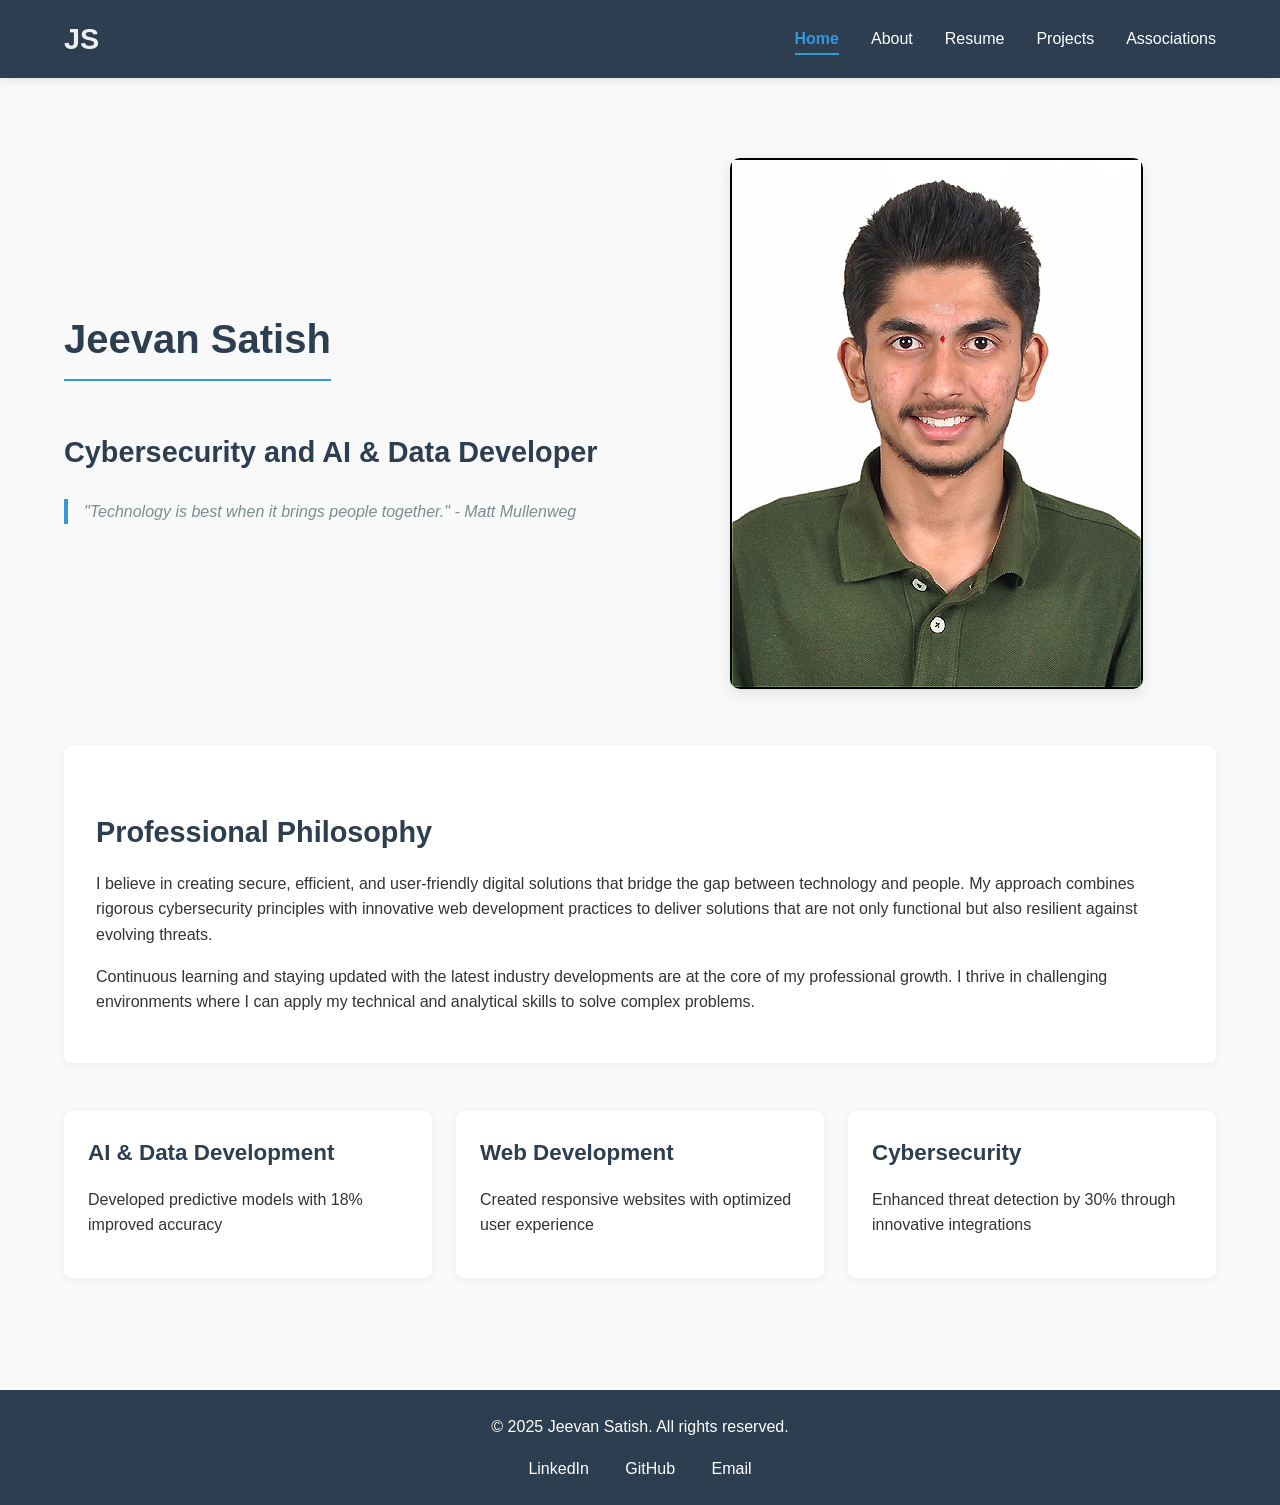
<file: index.html>
<!DOCTYPE html>
<html lang="en">
<head>
    <meta charset="UTF-8">
    <meta name="viewport" content="width=device-width, initial-scale=1.0">
    <title>Jeevan Satish | Portfolio</title>
    <link rel="stylesheet" href="styles.css">
</head>
<body>
    <nav>
        <div class="logo">JS</div>
        <ul>
            <li><a href="index.html" class="active">Home</a></li>
            <li><a href="about.html">About</a></li>
            <li><a href="resume.html">Resume</a></li>
            <li><a href="projects.html">Projects</a></li>
            <li><a href="associations.html">Associations</a></li>
        </ul>
    </nav>

    <main>
        <section class="hero">
            <div class="hero-content">
                <h1>Jeevan Satish</h1>
                <h2>Cybersecurity and AI & Data Developer </h2>
                <blockquote>
                    "Technology is best when it brings people together." - Matt Mullenweg
                </blockquote>
            </div>
            <div class="hero-image">
                <img src="05--3.JPG" alt="Jeevan Satish">
            </div>
        </section>

        <section class="philosophy">
            <h2>Professional Philosophy</h2>
            <p>I believe in creating secure, efficient, and user-friendly digital solutions that bridge the gap between technology and people. My approach combines rigorous cybersecurity principles with innovative web development practices to deliver solutions that are not only functional but also resilient against evolving threats.</p>
            <p>Continuous learning and staying updated with the latest industry developments are at the core of my professional growth. I thrive in challenging environments where I can apply my technical and analytical skills to solve complex problems.</p>
        </section>

        <section class="highlights">
            <div class="highlight-card">
                <h3>AI & Data Development</h3>
                <p>Developed predictive models with 18% improved accuracy</p>
            </div>
            <div class="highlight-card">
                <h3>Web Development</h3>
                <p>Created responsive websites with optimized user experience</p>
            </div>
            <div class="highlight-card">
                <h3>Cybersecurity</h3>
                <p>Enhanced threat detection by 30% through innovative integrations</p>
            </div>
        </section>
    </main>

    <footer>
        <p>&copy; 2025 Jeevan Satish. All rights reserved.</p>
        <div class="social-links">
            <a href="https://linkedin.com" target="_blank">LinkedIn</a>
            <a href="https://github.com" target="_blank">GitHub</a>
            <a href="mailto:jeevansatish89@gmail.com">Email</a>
        </div>
    </footer>
</body>
</html>
</file>
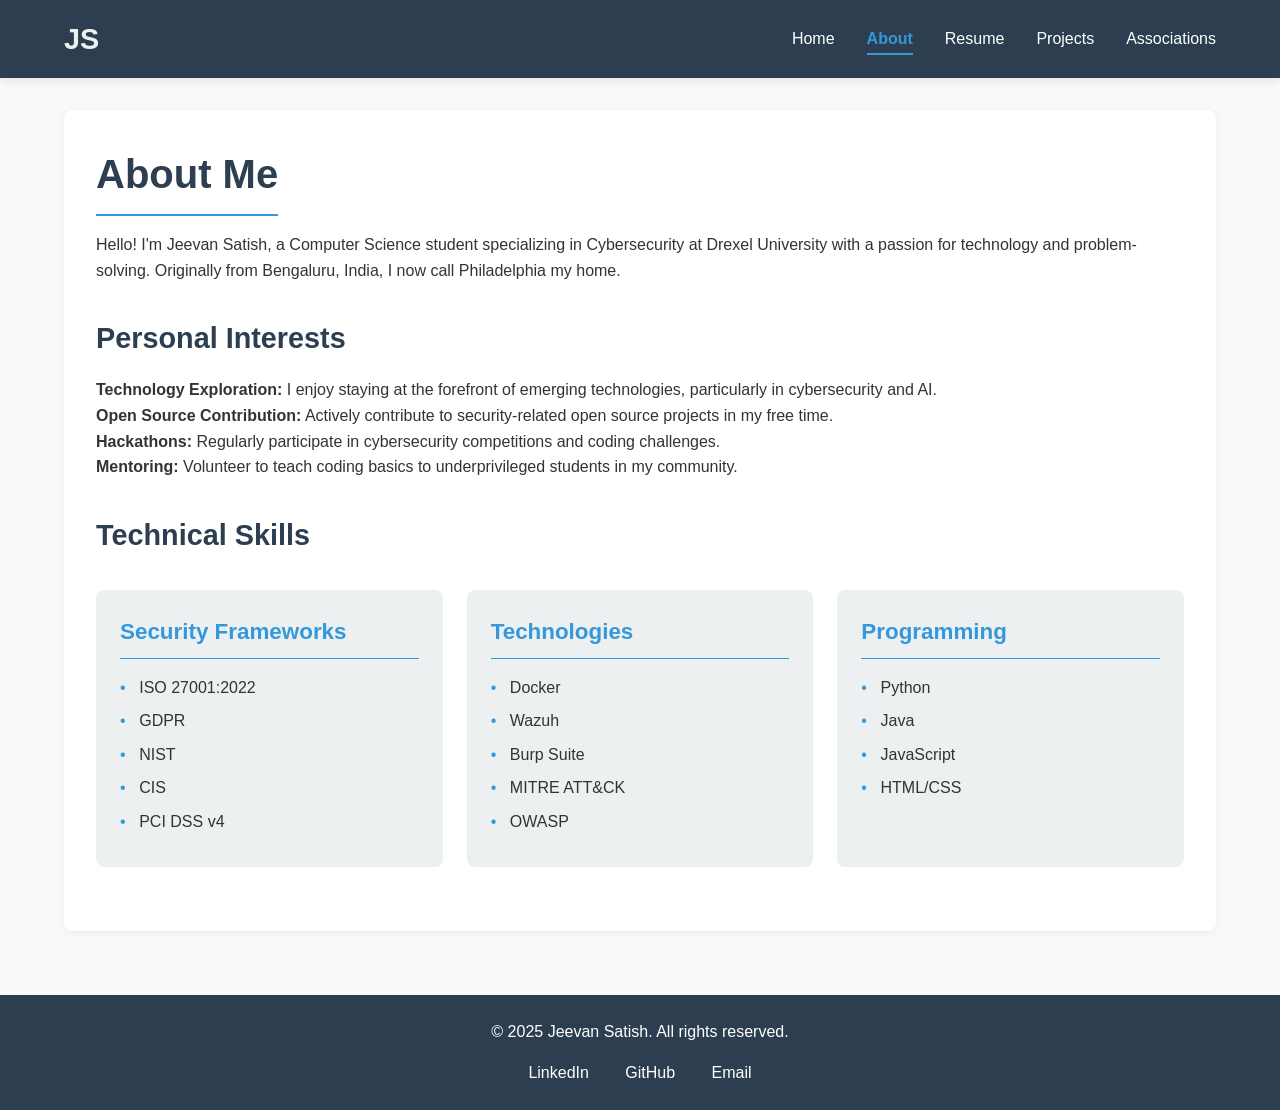
<file: about.html>
<!DOCTYPE html>
<html lang="en">
<head>
    <meta charset="UTF-8">
    <meta name="viewport" content="width=device-width, initial-scale=1.0">
    <title>About | Jeevan Satish</title>
    <link rel="stylesheet" href="styles.css">
</head>
<body>
    <nav>
        <div class="logo">JS</div>
        <ul>
            <li><a href="index.html">Home</a></li>
            <li><a href="about.html" class="active">About</a></li>
            <li><a href="resume.html">Resume</a></li>
            <li><a href="projects.html">Projects</a></li>
            <li><a href="associations.html">Associations</a></li>
        </ul>
    </nav>

    <main>
        <section class="about-me">
            <h1>About Me</h1>
            <p>Hello! I'm Jeevan Satish, a Computer Science student specializing in Cybersecurity at Drexel University with a passion for technology and problem-solving. Originally from Bengaluru, India, I now call Philadelphia my home.</p>
            
            <h2>Personal Interests</h2>
            <ul>
                <li><strong>Technology Exploration:</strong> I enjoy staying at the forefront of emerging technologies, particularly in cybersecurity and AI.</li>
                <li><strong>Open Source Contribution:</strong> Actively contribute to security-related open source projects in my free time.</li>
                <li><strong>Hackathons:</strong> Regularly participate in cybersecurity competitions and coding challenges.</li>
                <li><strong>Mentoring:</strong> Volunteer to teach coding basics to underprivileged students in my community.</li>
            </ul>

            <h2>Technical Skills</h2>
            <div class="skills-container">
                <div class="skill-category">
                    <h3>Security Frameworks</h3>
                    <ul>
                        <li>ISO 27001:2022</li>
                        <li>GDPR</li>
                        <li>NIST</li>
                        <li>CIS</li>
                        <li>PCI DSS v4</li>
                    </ul>
                </div>
                <div class="skill-category">
                    <h3>Technologies</h3>
                    <ul>
                        <li>Docker</li>
                        <li>Wazuh</li>
                        <li>Burp Suite</li>
                        <li>MITRE ATT&CK</li>
                        <li>OWASP</li>
                    </ul>
                </div>
                <div class="skill-category">
                    <h3>Programming</h3>
                    <ul>
                        <li>Python</li>
                        <li>Java</li>
                        <li>JavaScript</li>
                        <li>HTML/CSS</li>
                    </ul>
                </div>
            </div>
        </section>
    </main>

    <footer>
        <p>&copy; 2025 Jeevan Satish. All rights reserved.</p>
        <div class="social-links">
            <a href="https://linkedin.com" target="_blank">LinkedIn</a>
            <a href="https://github.com" target="_blank">GitHub</a>
            <a href="mailto:jeevansatish89@gmail.com">Email</a>
        </div>
    </footer>
</body>
</html>
</file>
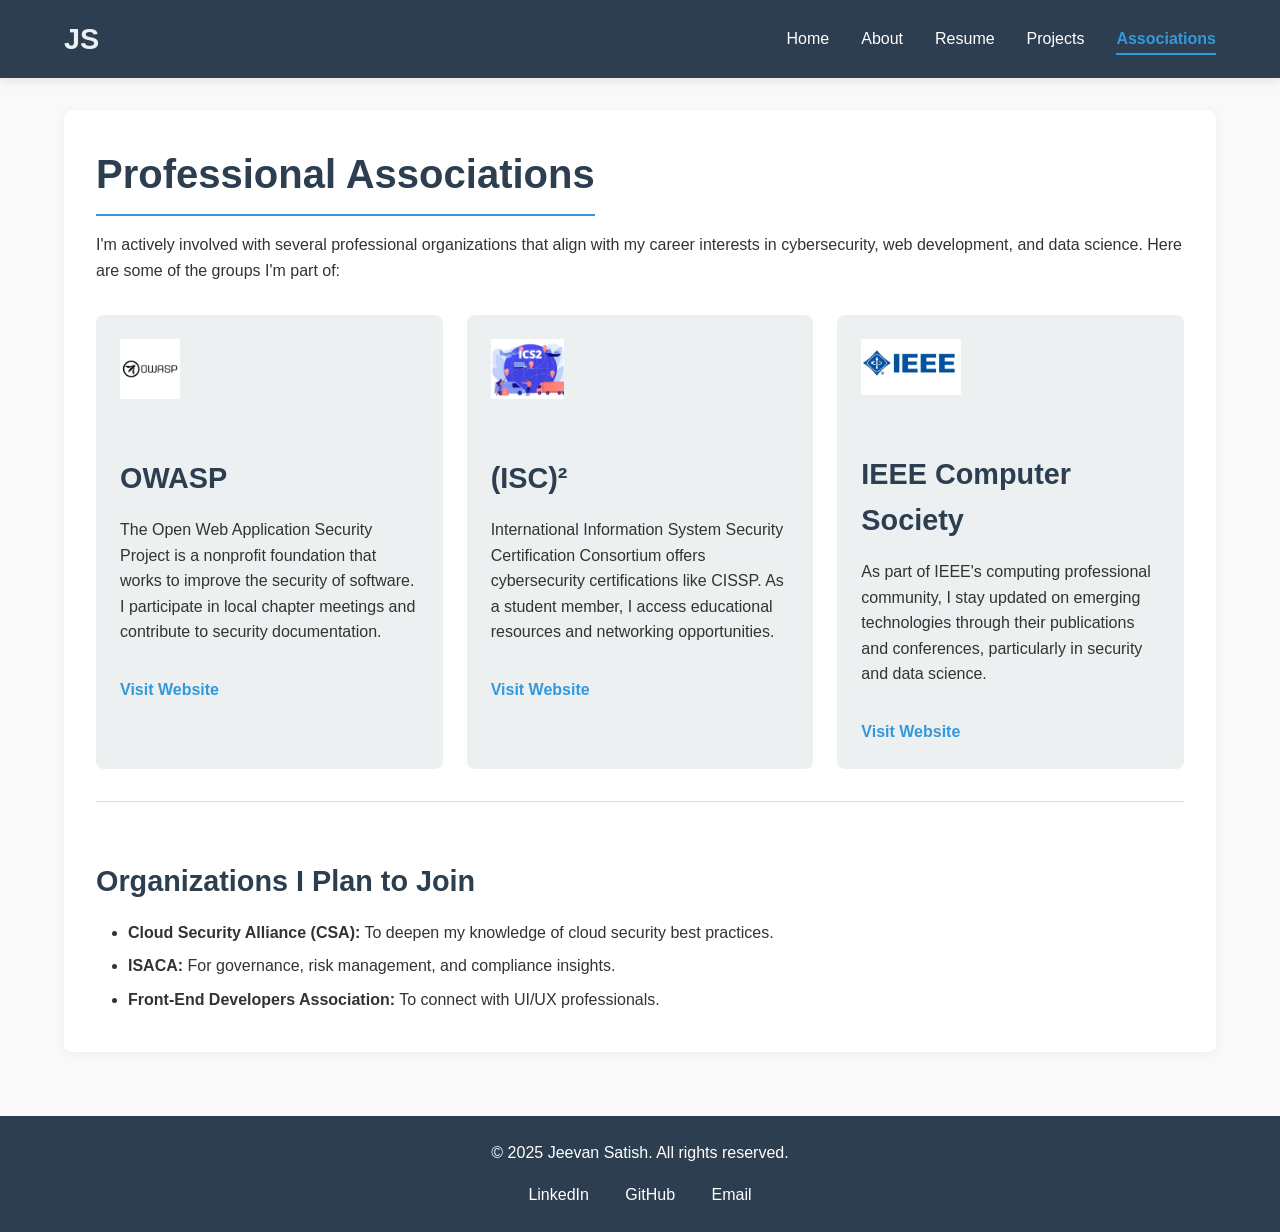
<file: associations.html>
<!DOCTYPE html>
<html lang="en">
<head>
    <meta charset="UTF-8">
    <meta name="viewport" content="width=device-width, initial-scale=1.0">
    <title>Associations | Jeevan Satish</title>
    <link rel="stylesheet" href="styles.css">
</head>
<body>
    <nav>
        <div class="logo">JS</div>
        <ul>
            <li><a href="index.html">Home</a></li>
            <li><a href="about.html">About</a></li>
            <li><a href="resume.html">Resume</a></li>
            <li><a href="projects.html">Projects</a></li>
            <li><a href="associations.html" class="active">Associations</a></li>
        </ul>
    </nav>

    <main>
        <section class="associations">
            <h1>Professional Associations</h1>
            <p>I'm actively involved with several professional organizations that align with my career interests in cybersecurity, web development, and data science. Here are some of the groups I'm part of:</p>
            
            <div class="org-container">
                <div class="org-card">
                    <img src="open-web-application-security-project-owasp-logo-png_seeklogo-408771.png" alt="OWASP Logo" class="org-logo">
                    <h2>OWASP</h2>
                    <p>The Open Web Application Security Project is a nonprofit foundation that works to improve the security of software. I participate in local chapter meetings and contribute to security documentation.</p>
                    <a href="https://owasp.org" target="_blank" class="org-link">Visit Website</a>
                </div>
                
                <div class="org-card">
                    <img src="ics2.jpg.webp" alt="(ISC)² Logo" class="org-logo">
                    <h2>(ISC)²</h2>
                    <p>International Information System Security Certification Consortium offers cybersecurity certifications like CISSP. As a student member, I access educational resources and networking opportunities.</p>
                    <a href="https://www.isc2.org" target="_blank" class="org-link">Visit Website</a>
                </div>
        
            
                
                <div class="org-card">
                    <img src="ieee_img.jpg__1320x740_q95_crop_subsampling-2_upscale-1024x574.jpg" alt="IEEE Logo" class="org-logo">
                    <h2>IEEE Computer Society</h2>
                    <p>As part of IEEE's computing professional community, I stay updated on emerging technologies through their publications and conferences, particularly in security and data science.</p>
                    <a href="https://www.computer.org" target="_blank" class="org-link">Visit Website</a>
                </div>
            </div>

            <div class="future-orgs">
                <h2>Organizations I Plan to Join</h2>
                <ul>
                    <li><strong>Cloud Security Alliance (CSA):</strong> To deepen my knowledge of cloud security best practices.</li>
                    <li><strong>ISACA:</strong> For governance, risk management, and compliance insights.</li>
                    <li><strong>Front-End Developers Association:</strong> To connect with UI/UX professionals.</li>
                </ul>
            </div>
        </section>
    </main>

    <footer>
        <p>&copy; 2025 Jeevan Satish. All rights reserved.</p>
        <div class="social-links">
            <a href="https://linkedin.com" target="_blank">LinkedIn</a>
            <a href="https://github.com" target="_blank">GitHub</a>
            <a href="mailto:jeevansatish89@gmail.com">Email</a>
        </div>
    </footer>
</body>
</html>
</file>
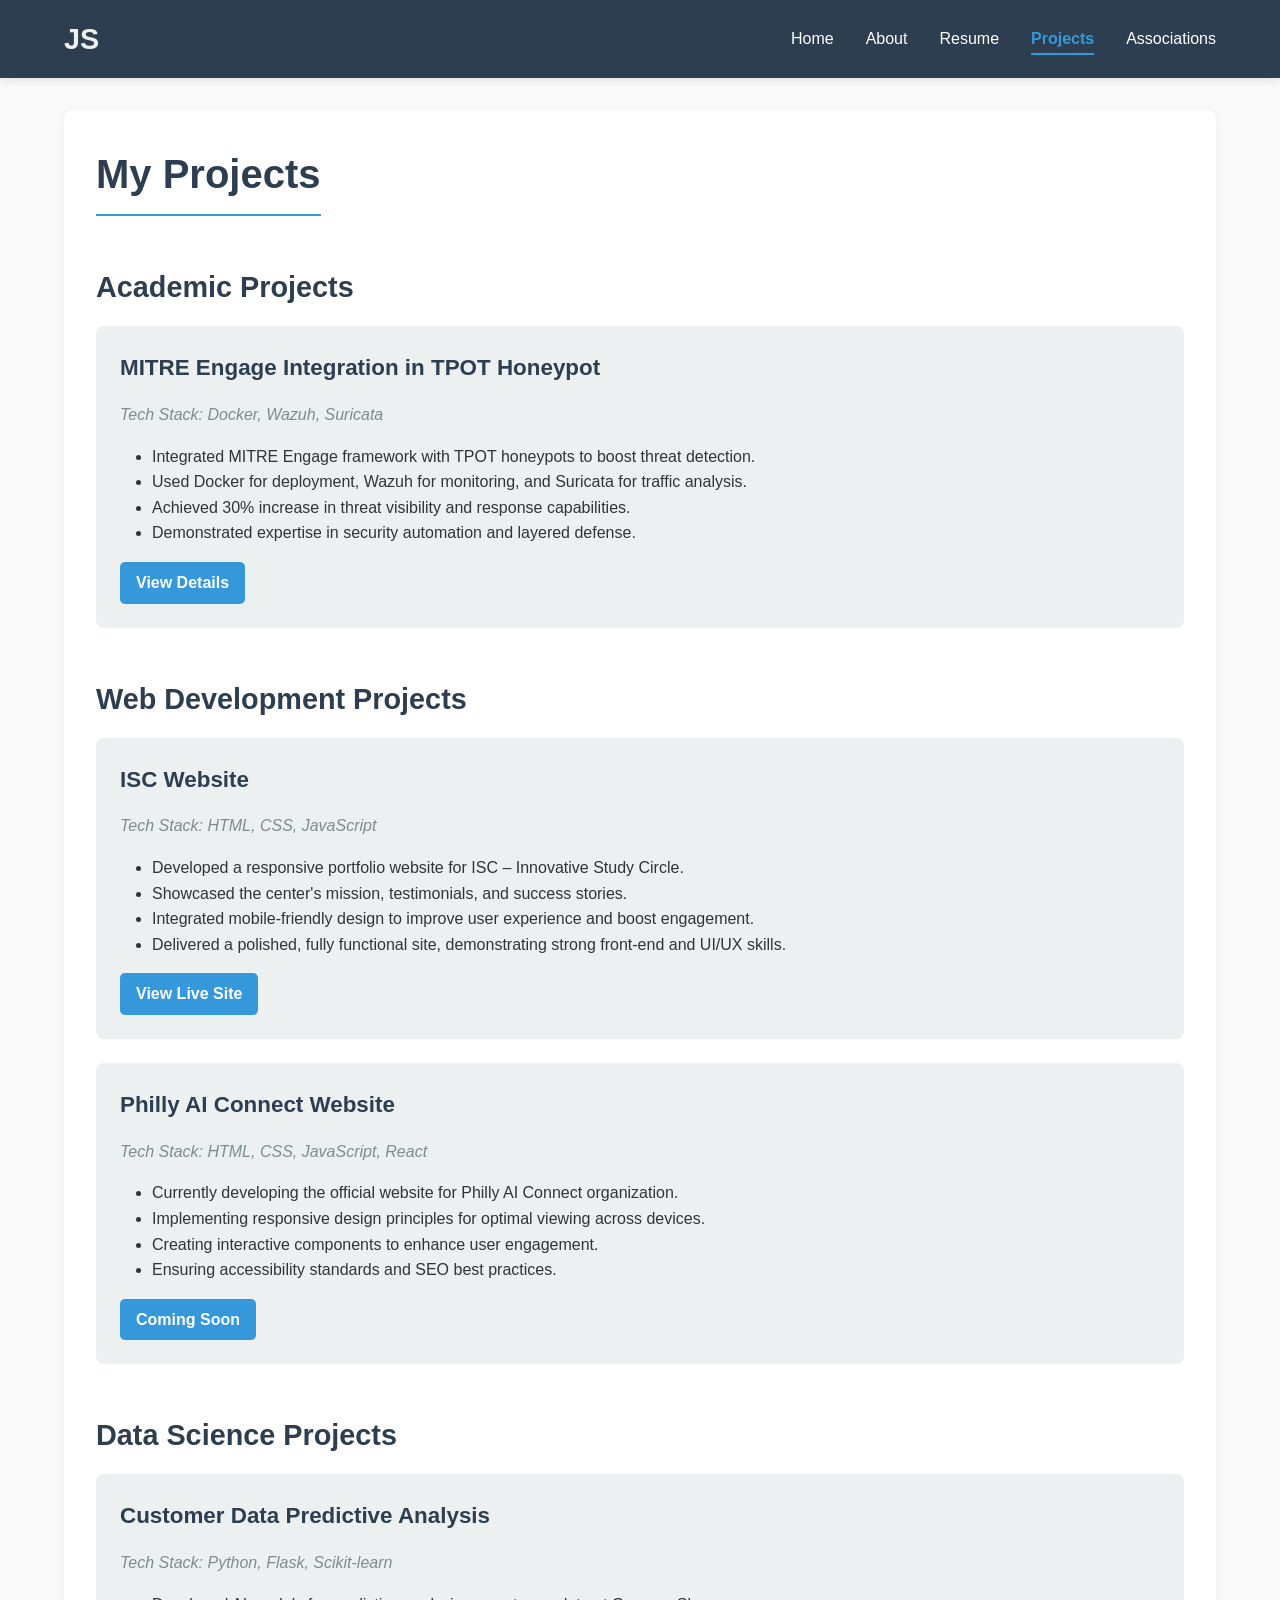
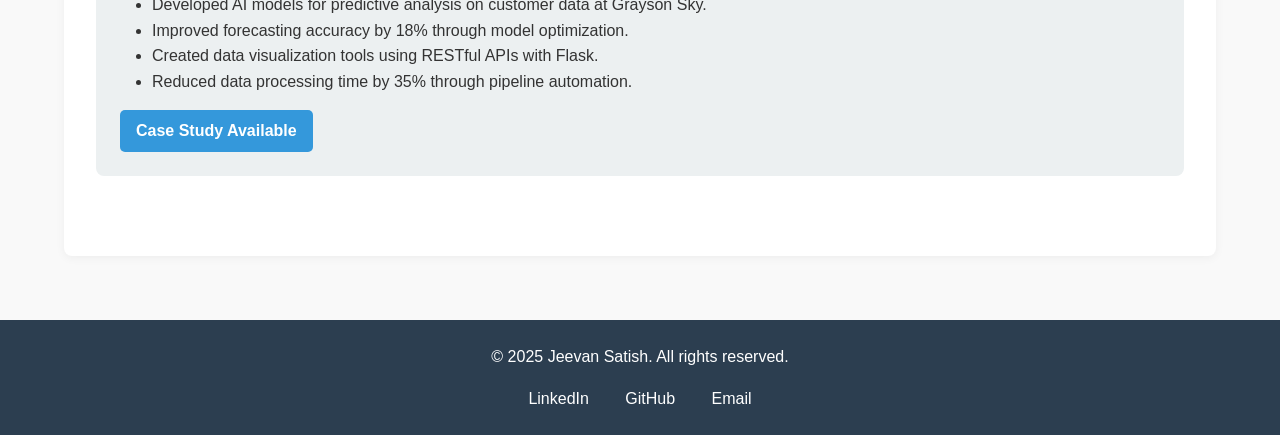
<file: projects.html>
<!DOCTYPE html>
<html lang="en">
<head>
    <meta charset="UTF-8">
    <meta name="viewport" content="width=device-width, initial-scale=1.0">
    <title>Projects | Jeevan Satish</title>
    <link rel="stylesheet" href="styles.css">
</head>
<body>
    <nav>
        <div class="logo">JS</div>
        <ul>
            <li><a href="index.html">Home</a></li>
            <li><a href="about.html">About</a></li>
            <li><a href="resume.html">Resume</a></li>
            <li><a href="projects.html" class="active">Projects</a></li>
            <li><a href="associations.html">Associations</a></li>
        </ul>
    </nav>

    <main>
        <section class="projects">
            <h1>My Projects</h1>
            
            <div class="project-category">
                <h2>Academic Projects</h2>
                <div class="project-card">
                    <h3>MITRE Engage Integration in TPOT Honeypot</h3>
                    <p class="tech-stack">Tech Stack: Docker, Wazuh, Suricata</p>
                    <ul>
                        <li>Integrated MITRE Engage framework with TPOT honeypots to boost threat detection.</li>
                        <li>Used Docker for deployment, Wazuh for monitoring, and Suricata for traffic analysis.</li>
                        <li>Achieved 30% increase in threat visibility and response capabilities.</li>
                        <li>Demonstrated expertise in security automation and layered defense.</li>
                    </ul>
                    <a href="#" class="project-link">View Details</a>
                </div>
            </div>

            <div class="project-category">
                <h2>Web Development Projects</h2>
                <div class="project-card">
                    <h3>ISC Website</h3>
                    <p class="tech-stack">Tech Stack: HTML, CSS, JavaScript</p>
                    <ul>
                        <li>Developed a responsive portfolio website for ISC – Innovative Study Circle.</li>
                        <li>Showcased the center's mission, testimonials, and success stories.</li>
                        <li>Integrated mobile-friendly design to improve user experience and boost engagement.</li>
                        <li>Delivered a polished, fully functional site, demonstrating strong front-end and UI/UX skills.</li>
                    </ul>
                    <a href="#" class="project-link">View Live Site</a>
                </div>
                <div class="project-card">
                    <h3>Philly AI Connect Website</h3>
                    <p class="tech-stack">Tech Stack: HTML, CSS, JavaScript, React</p>
                    <ul>
                        <li>Currently developing the official website for Philly AI Connect organization.</li>
                        <li>Implementing responsive design principles for optimal viewing across devices.</li>
                        <li>Creating interactive components to enhance user engagement.</li>
                        <li>Ensuring accessibility standards and SEO best practices.</li>
                    </ul>
                    <a href="#" class="project-link">Coming Soon</a>
                </div>
            </div>

            <div class="project-category">
                <h2>Data Science Projects</h2>
                <div class="project-card">
                    <h3>Customer Data Predictive Analysis</h3>
                    <p class="tech-stack">Tech Stack: Python, Flask, Scikit-learn</p>
                    <ul>
                        <li>Developed AI models for predictive analysis on customer data at Grayson Sky.</li>
                        <li>Improved forecasting accuracy by 18% through model optimization.</li>
                        <li>Created data visualization tools using RESTful APIs with Flask.</li>
                        <li>Reduced data processing time by 35% through pipeline automation.</li>
                    </ul>
                    <a href="#" class="project-link">Case Study Available</a>
                </div>
            </div>
        </section>
    </main>

    <footer>
        <p>&copy; 2025 Jeevan Satish. All rights reserved.</p>
        <div class="social-links">
            <a href="https://linkedin.com" target="_blank">LinkedIn</a>
            <a href="https://github.com" target="_blank">GitHub</a>
            <a href="mailto:jeevansatish89@gmail.com">Email</a>
        </div>
    </footer>
</body>
</html>
</file>
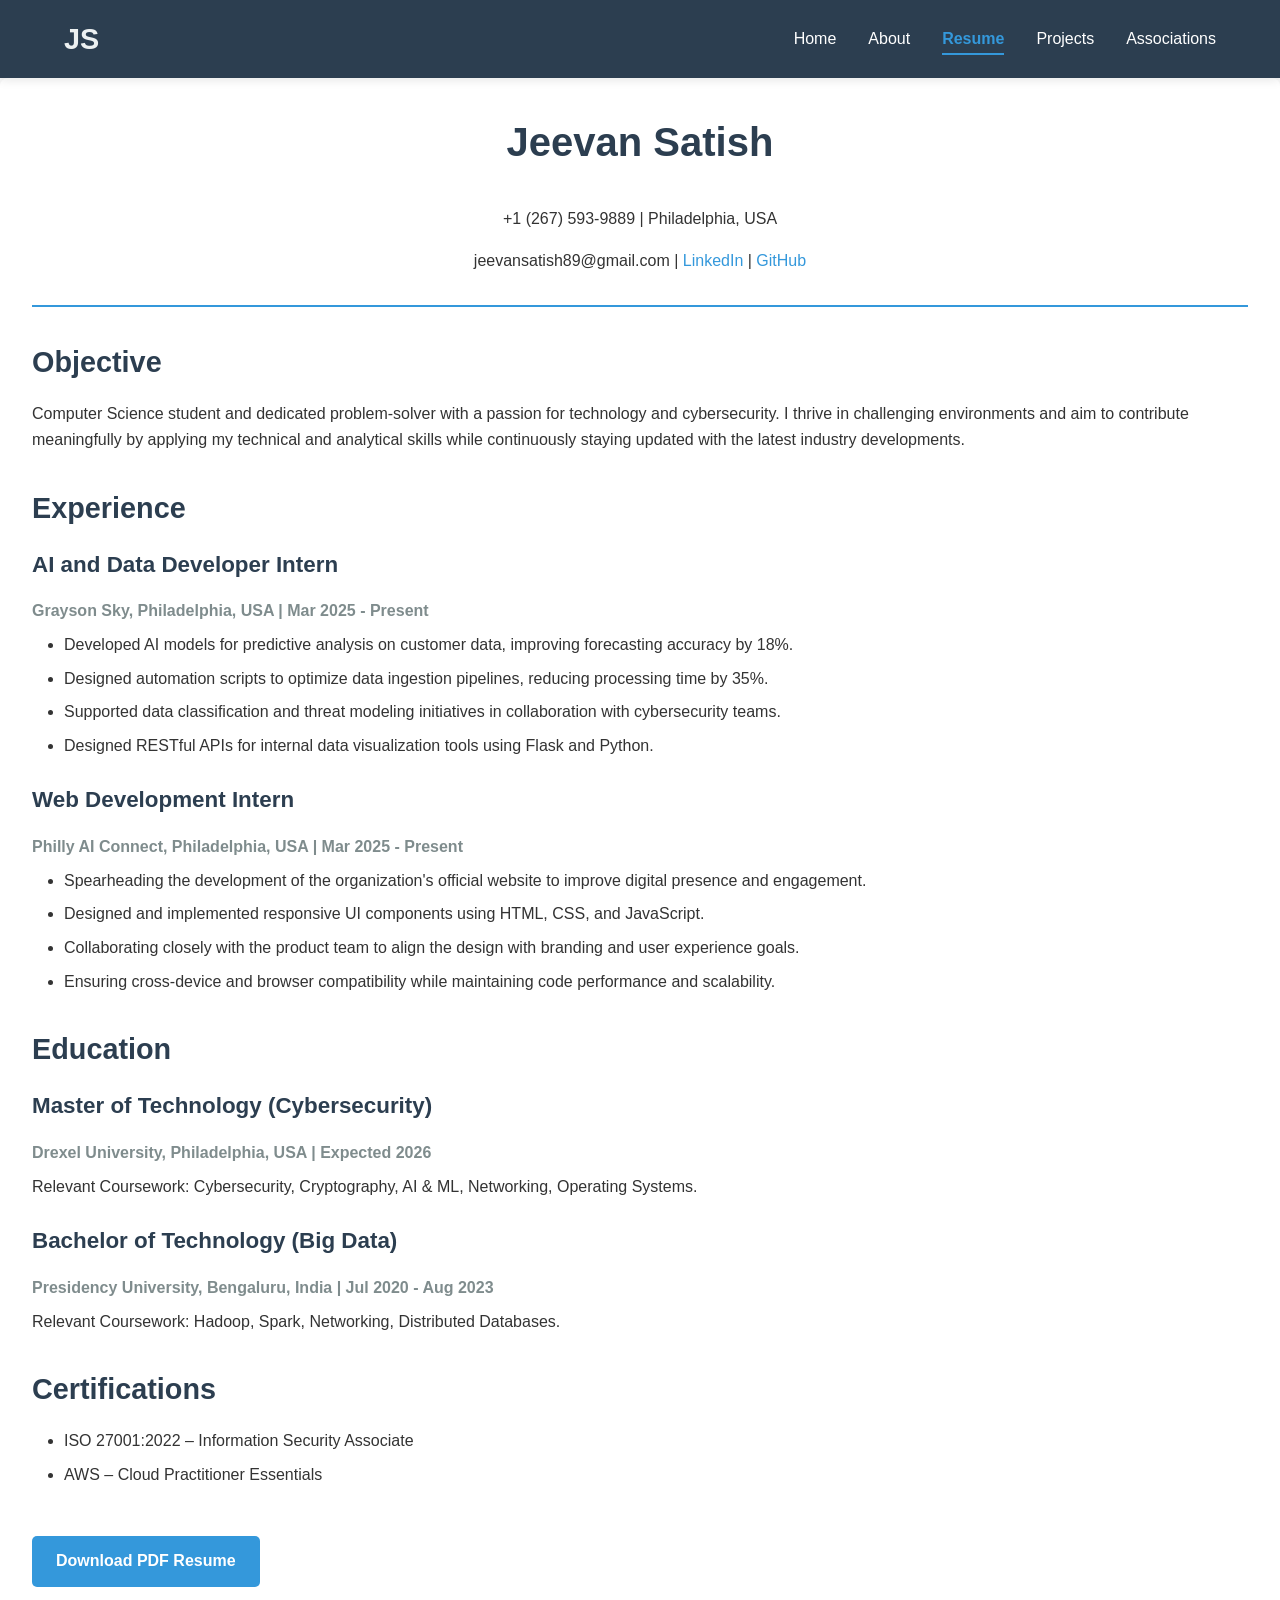
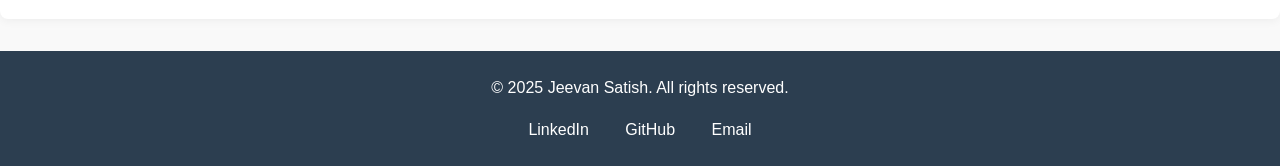
<file: resume.html>
<!DOCTYPE html>
<html lang="en">
<head>
    <meta charset="UTF-8">
    <meta name="viewport" content="width=device-width, initial-scale=1.0">
    <title>Resume | Jeevan Satish</title>
    <link rel="stylesheet" href="styles.css">
</head>
<body>
    <nav>
        <div class="logo">JS</div>
        <ul>
            <li><a href="index.html">Home</a></li>
            <li><a href="about.html">About</a></li>
            <li><a href="resume.html" class="active">Resume</a></li>
            <li><a href="projects.html">Projects</a></li>
            <li><a href="associations.html">Associations</a></li>
        </ul>
    </nav>

    <main class="resume-container">
        <div class="resume-header">
            <h1>Jeevan Satish</h1>
            <div class="contact-info">
                <p>+1 (267) 593-9889 | Philadelphia, USA</p>
                <p>jeevansatish89@gmail.com | <a href="https://linkedin.com" target="_blank">LinkedIn</a> | <a href="https://github.com" target="_blank">GitHub</a></p>
            </div>
        </div>

        <section class="resume-section">
            <h2>Objective</h2>
            <p>Computer Science student and dedicated problem-solver with a passion for technology and cybersecurity. I thrive in challenging environments and aim to contribute meaningfully by applying my technical and analytical skills while continuously staying updated with the latest industry developments.</p>
        </section>

        <section class="resume-section">
            <h2>Experience</h2>
            <div class="experience-item">
                <h3>AI and Data Developer Intern</h3>
                <p class="company">Grayson Sky, Philadelphia, USA | Mar 2025 - Present</p>
                <ul>
                    <li>Developed AI models for predictive analysis on customer data, improving forecasting accuracy by 18%.</li>
                    <li>Designed automation scripts to optimize data ingestion pipelines, reducing processing time by 35%.</li>
                    <li>Supported data classification and threat modeling initiatives in collaboration with cybersecurity teams.</li>
                    <li>Designed RESTful APIs for internal data visualization tools using Flask and Python.</li>
                </ul>
            </div>
            <div class="experience-item">
                <h3>Web Development Intern</h3>
                <p class="company">Philly AI Connect, Philadelphia, USA | Mar 2025 - Present</p>
                <ul>
                    <li>Spearheading the development of the organization's official website to improve digital presence and engagement.</li>
                    <li>Designed and implemented responsive UI components using HTML, CSS, and JavaScript.</li>
                    <li>Collaborating closely with the product team to align the design with branding and user experience goals.</li>
                    <li>Ensuring cross-device and browser compatibility while maintaining code performance and scalability.</li>
                </ul>
            </div>
        </section>

        <section class="resume-section">
            <h2>Education</h2>
            <div class="education-item">
                <h3>Master of Technology (Cybersecurity)</h3>
                <p class="institution">Drexel University, Philadelphia, USA | Expected 2026</p>
                <p>Relevant Coursework: Cybersecurity, Cryptography, AI & ML, Networking, Operating Systems.</p>
            </div>
            <div class="education-item">
                <h3>Bachelor of Technology (Big Data)</h3>
                <p class="institution">Presidency University, Bengaluru, India | Jul 2020 - Aug 2023</p>
                <p>Relevant Coursework: Hadoop, Spark, Networking, Distributed Databases.</p>
            </div>
        </section>

        <section class="resume-section">
            <h2>Certifications</h2>
            <ul>
                <li>ISO 27001:2022 – Information Security Associate</li>
                <li>AWS – Cloud Practitioner Essentials</li>
            </ul>
        </section>

        <div class="resume-download">
            <a href="Jeevan Satish_Resume.pdf" download class="download-btn">Download PDF Resume</a>
        </div>
    </main>

    <footer>
        <p>&copy; 2025 Jeevan Satish. All rights reserved.</p>
        <div class="social-links">
            <a href="https://linkedin.com" target="_blank">LinkedIn</a>
            <a href="https://github.com" target="_blank">GitHub</a>
            <a href="mailto:jeevansatish89@gmail.com">Email</a>
        </div>
    </footer>
</body>
</html>
</file>
<file: styles.css>
/* Global Styles */
:root {
    --primary-color: #2c3e50;
    --secondary-color: #3498db;
    --accent-color: #e74c3c;
    --light-color: #ecf0f1;
    --dark-color: #2c3e50;
    --text-color: #333;
    --text-light: #7f8c8d;
}

* {
    margin: 0;
    padding: 0;
    box-sizing: border-box;
}

body {
    font-family: 'Segoe UI', Tahoma, Geneva, Verdana, sans-serif;
    line-height: 1.6;
    color: var(--text-color);
    background-color: #f9f9f9;
}

a {
    text-decoration: none;
    color: var(--secondary-color);
    transition: color 0.3s ease;
}

a:hover {
    color: var(--accent-color);
}

ul {
    list-style-type: none;
}

/* Navigation */
nav {
    display: flex;
    justify-content: space-between;
    align-items: center;
    padding: 1rem 5%;
    background-color: var(--primary-color);
    color: white;
    position: sticky;
    top: 0;
    z-index: 100;
    box-shadow: 0 2px 10px rgba(0, 0, 0, 0.1);
}

.logo {
    font-size: 1.8rem;
    font-weight: bold;
    color: var(--light-color);
}

nav ul {
    display: flex;
}

nav ul li {
    margin-left: 2rem;
}

nav ul li a {
    color: white;
    font-weight: 500;
    padding: 0.5rem 0;
    position: relative;
}

nav ul li a.active {
    color: var(--secondary-color);
    font-weight: 600;
}

nav ul li a:after {
    content: '';
    position: absolute;
    width: 0;
    height: 2px;
    background: var(--secondary-color);
    bottom: 0;
    left: 0;
    transition: width 0.3s ease;
}

nav ul li a:hover:after,
nav ul li a.active:after {
    width: 100%;
}

/* Main Content */
main {
    padding: 2rem 5%;
    min-height: calc(100vh - 120px);
}

h1, h2, h3, h4 {
    color: var(--primary-color);
    margin-bottom: 1rem;
}

h1 {
    font-size: 2.5rem;
    border-bottom: 2px solid var(--secondary-color);
    padding-bottom: 0.5rem;
    display: inline-block;
}

h2 {
    font-size: 1.8rem;
    margin-top: 2rem;
}

h3 {
    font-size: 1.4rem;
}

p {
    margin-bottom: 1rem;
}

/* Home Page Styles */
.hero {
    display: flex;
    align-items: center;
    justify-content: space-between;
    margin: 3rem 0;
    flex-wrap: wrap;
}

.hero-content {
    flex: 1;
    min-width: 300px;
    padding-right: 2rem;
}

.hero-image {
    flex: 1;
    min-width: 300px;
    text-align: center;
}

.hero-image img {
    max-width: 100%;
    border-radius: 10px;
    box-shadow: 0 5px 15px rgba(0, 0, 0, 0.1);
}

blockquote {
    font-style: italic;
    color: var(--text-light);
    border-left: 4px solid var(--secondary-color);
    padding-left: 1rem;
    margin: 1.5rem 0;
}

.philosophy {
    background-color: white;
    padding: 2rem;
    border-radius: 8px;
    box-shadow: 0 2px 10px rgba(0, 0, 0, 0.05);
    margin: 2rem 0;
}

.highlights {
    display: flex;
    justify-content: space-between;
    flex-wrap: wrap;
    gap: 1.5rem;
    margin: 3rem 0;
}

.highlight-card {
    flex: 1;
    min-width: 250px;
    background-color: white;
    padding: 1.5rem;
    border-radius: 8px;
    box-shadow: 0 2px 10px rgba(0, 0, 0, 0.05);
    transition: transform 0.3s ease, box-shadow 0.3s ease;
}

.highlight-card:hover {
    transform: translateY(-5px);
    box-shadow: 0 5px 15px rgba(0, 0, 0, 0.1);
}

/* About Page Styles */
.about-me {
    background-color: white;
    padding: 2rem;
    border-radius: 8px;
    box-shadow: 0 2px 10px rgba(0, 0, 0, 0.05);
}

.skills-container {
    display: flex;
    justify-content: space-between;
    flex-wrap: wrap;
    gap: 1.5rem;
    margin: 2rem 0;
}

.skill-category {
    flex: 1;
    min-width: 250px;
    background-color: var(--light-color);
    padding: 1.5rem;
    border-radius: 8px;
}

.skill-category h3 {
    color: var(--secondary-color);
    margin-bottom: 1rem;
    border-bottom: 1px solid var(--secondary-color);
    padding-bottom: 0.5rem;
}

.skill-category ul li {
    margin-bottom: 0.5rem;
    position: relative;
    padding-left: 1.2rem;
}

.skill-category ul li:before {
    content: '•';
    color: var(--secondary-color);
    position: absolute;
    left: 0;
}

/* Resume Page Styles */
.resume-container {
    background-color: white;
    padding: 2rem;
    border-radius: 8px;
    box-shadow: 0 2px 10px rgba(0, 0, 0, 0.05);
}

.resume-header {
    text-align: center;
    margin-bottom: 2rem;
    padding-bottom: 1rem;
    border-bottom: 2px solid var(--secondary-color);
}

.resume-header h1 {
    font-size: 2.5rem;
    border: none;
    padding: 0;
}

.contact-info {
    margin-top: 1rem;
}

.resume-section {
    margin-bottom: 2rem;
}

.experience-item, .education-item {
    margin-bottom: 1.5rem;
}

.company, .institution {
    font-weight: bold;
    color: var(--text-light);
    margin-bottom: 0.5rem;
}

.resume-section ul {
    list-style-type: disc;
    padding-left: 2rem;
}

.resume-section ul li {
    margin-bottom: 0.5rem;
}

.download-btn {
    display: inline-block;
    background-color: var(--secondary-color);
    color: white;
    padding: 0.8rem 1.5rem;
    border-radius: 5px;
    font-weight: bold;
    margin-top: 1rem;
    transition: background-color 0.3s ease;
}

.download-btn:hover {
    background-color: var(--primary-color);
    color: white;
}

/* Projects Page Styles */
.projects {
    background-color: white;
    padding: 2rem;
    border-radius: 8px;
    box-shadow: 0 2px 10px rgba(0, 0, 0, 0.05);
}

.project-category {
    margin-bottom: 3rem;
}

.project-card {
    background-color: var(--light-color);
    padding: 1.5rem;
    border-radius: 8px;
    margin-bottom: 1.5rem;
    transition: transform 0.3s ease, box-shadow 0.3s ease;
}

.project-card:hover {
    transform: translateY(-3px);
    box-shadow: 0 5px 15px rgba(0, 0, 0, 0.1);
}

.tech-stack {
    font-style: italic;
    color: var(--text-light);
    margin-bottom: 1rem;
}

.project-card ul {
    list-style-type: disc;
    padding-left: 2rem;
    margin-bottom: 1rem;
}

.project-link {
    display: inline-block;
    background-color: var(--secondary-color);
    color: white;
    padding: 0.5rem 1rem;
    border-radius: 5px;
    font-weight: bold;
    transition: background-color 0.3s ease;
}

.project-link:hover {
    background-color: var(--primary-color);
    color: white;
}

/* Associations Page Styles */
.associations {
    background-color: white;
    padding: 2rem;
    border-radius: 8px;
    box-shadow: 0 2px 10px rgba(0, 0, 0, 0.05);
}

.org-container {
    display: flex;
    flex-wrap: wrap;
    gap: 1.5rem;
    margin: 2rem 0;
}

.org-card {
    flex: 1;
    min-width: 250px;
    background-color: var(--light-color);
    padding: 1.5rem;
    border-radius: 8px;
    transition: transform 0.3s ease, box-shadow 0.3s ease;
}

.org-card:hover {
    transform: translateY(-5px);
    box-shadow: 0 5px 15px rgba(0, 0, 0, 0.1);
}

.org-logo {
    max-width: 100px;
    max-height: 60px;
    margin-bottom: 1rem;
}

.org-link {
    display: inline-block;
    margin-top: 1rem;
    font-weight: bold;
    color: var(--secondary-color);
}

.future-orgs {
    margin-top: 2rem;
    padding-top: 1.5rem;
    border-top: 1px solid #ddd;
}

.future-orgs ul {
    list-style-type: disc;
    padding-left: 2rem;
    margin-top: 1rem;
}

.future-orgs ul li {
    margin-bottom: 0.5rem;
}

/* Footer */
footer {
    background-color: var(--primary-color);
    color: white;
    text-align: center;
    padding: 1.5rem 5%;
    margin-top: 2rem;
}

.social-links {
    margin-top: 1rem;
}

.social-links a {
    color: white;
    margin: 0 0.5rem;
    padding: 0.3rem 0.5rem;
    border-radius: 3px;
    transition: background-color 0.3s ease;
}

.social-links a:hover {
    background-color: var(--secondary-color);
    color: white;
}

/* Responsive Design */
@media (max-width: 768px) {
    nav {
        flex-direction: column;
        padding: 1rem;
    }

    .logo {
        margin-bottom: 1rem;
    }

    nav ul {
        width: 100%;
        justify-content: space-around;
    }

    nav ul li {
        margin: 0;
    }

    .hero {
        flex-direction: column;
        text-align: center;
    }

    .hero-content {
        padding-right: 0;
        margin-bottom: 2rem;
    }

    .highlights {
        flex-direction: column;
    }
}
</file>
